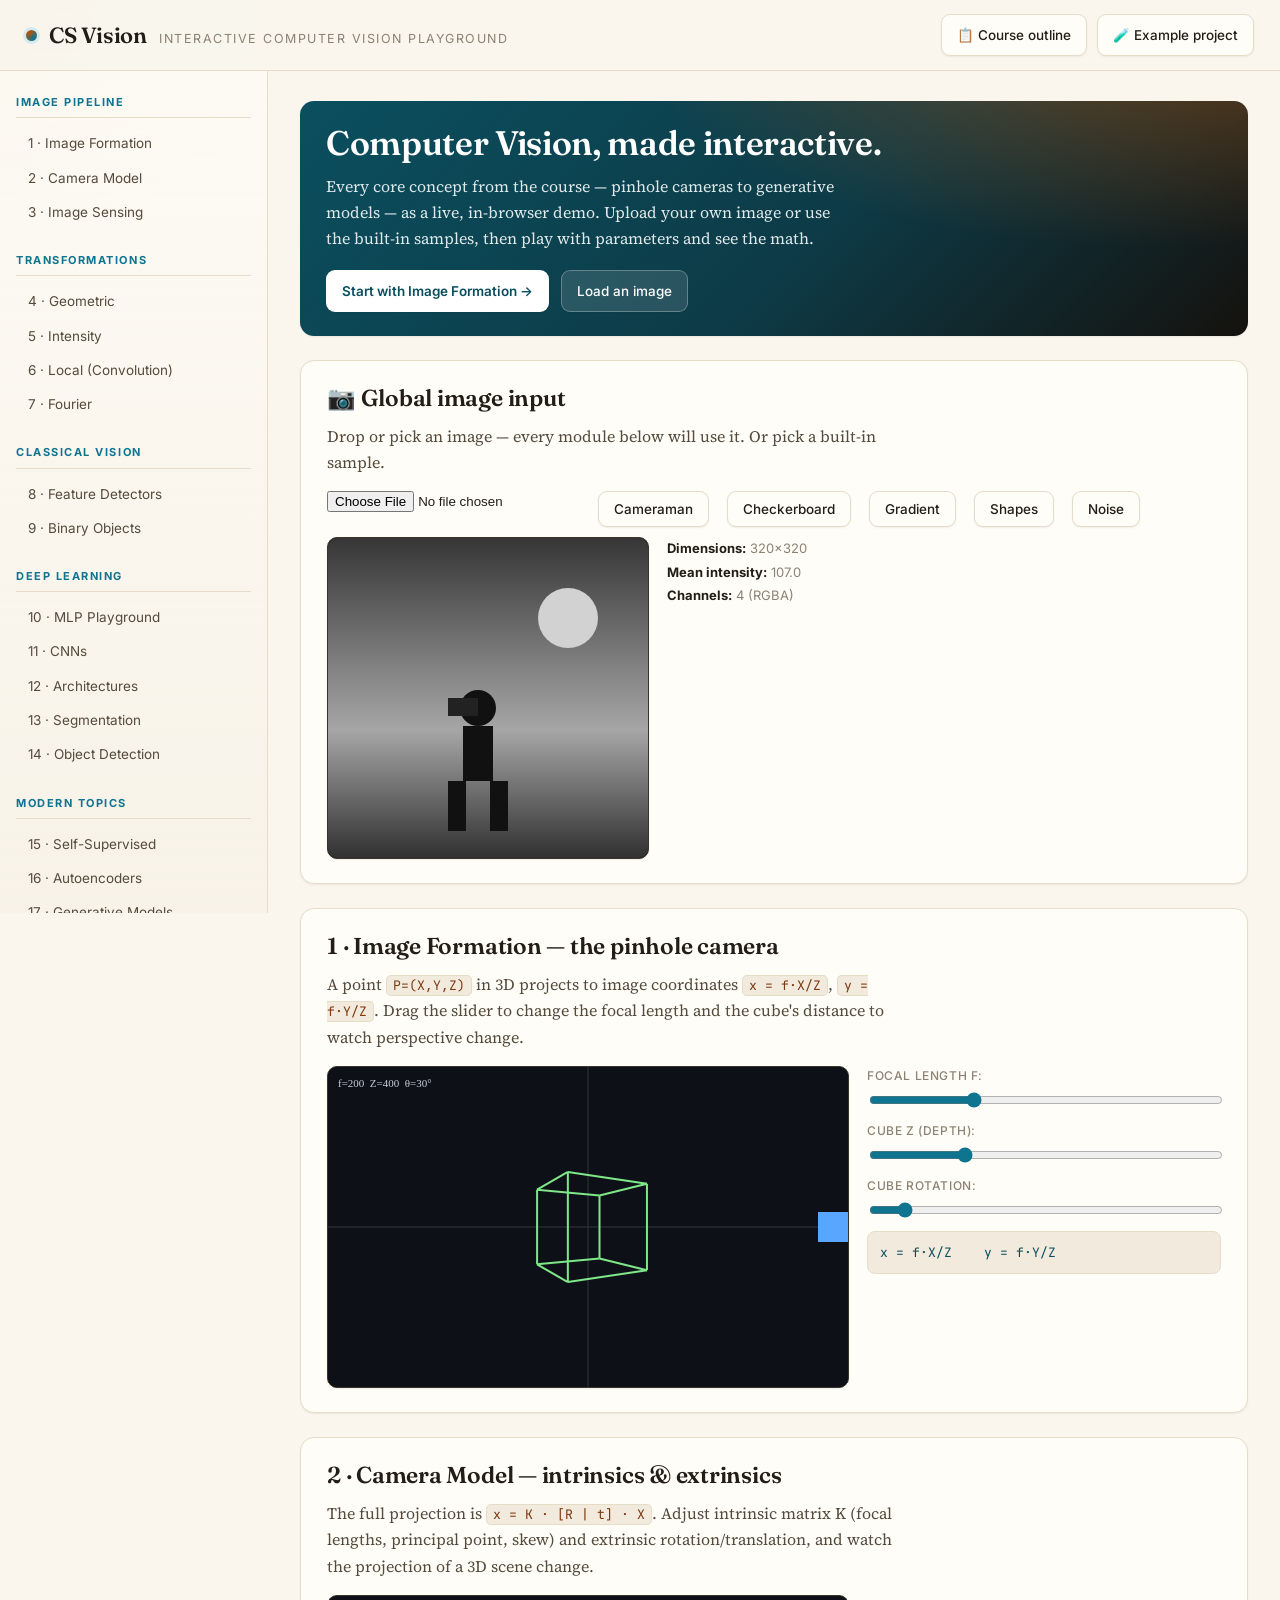
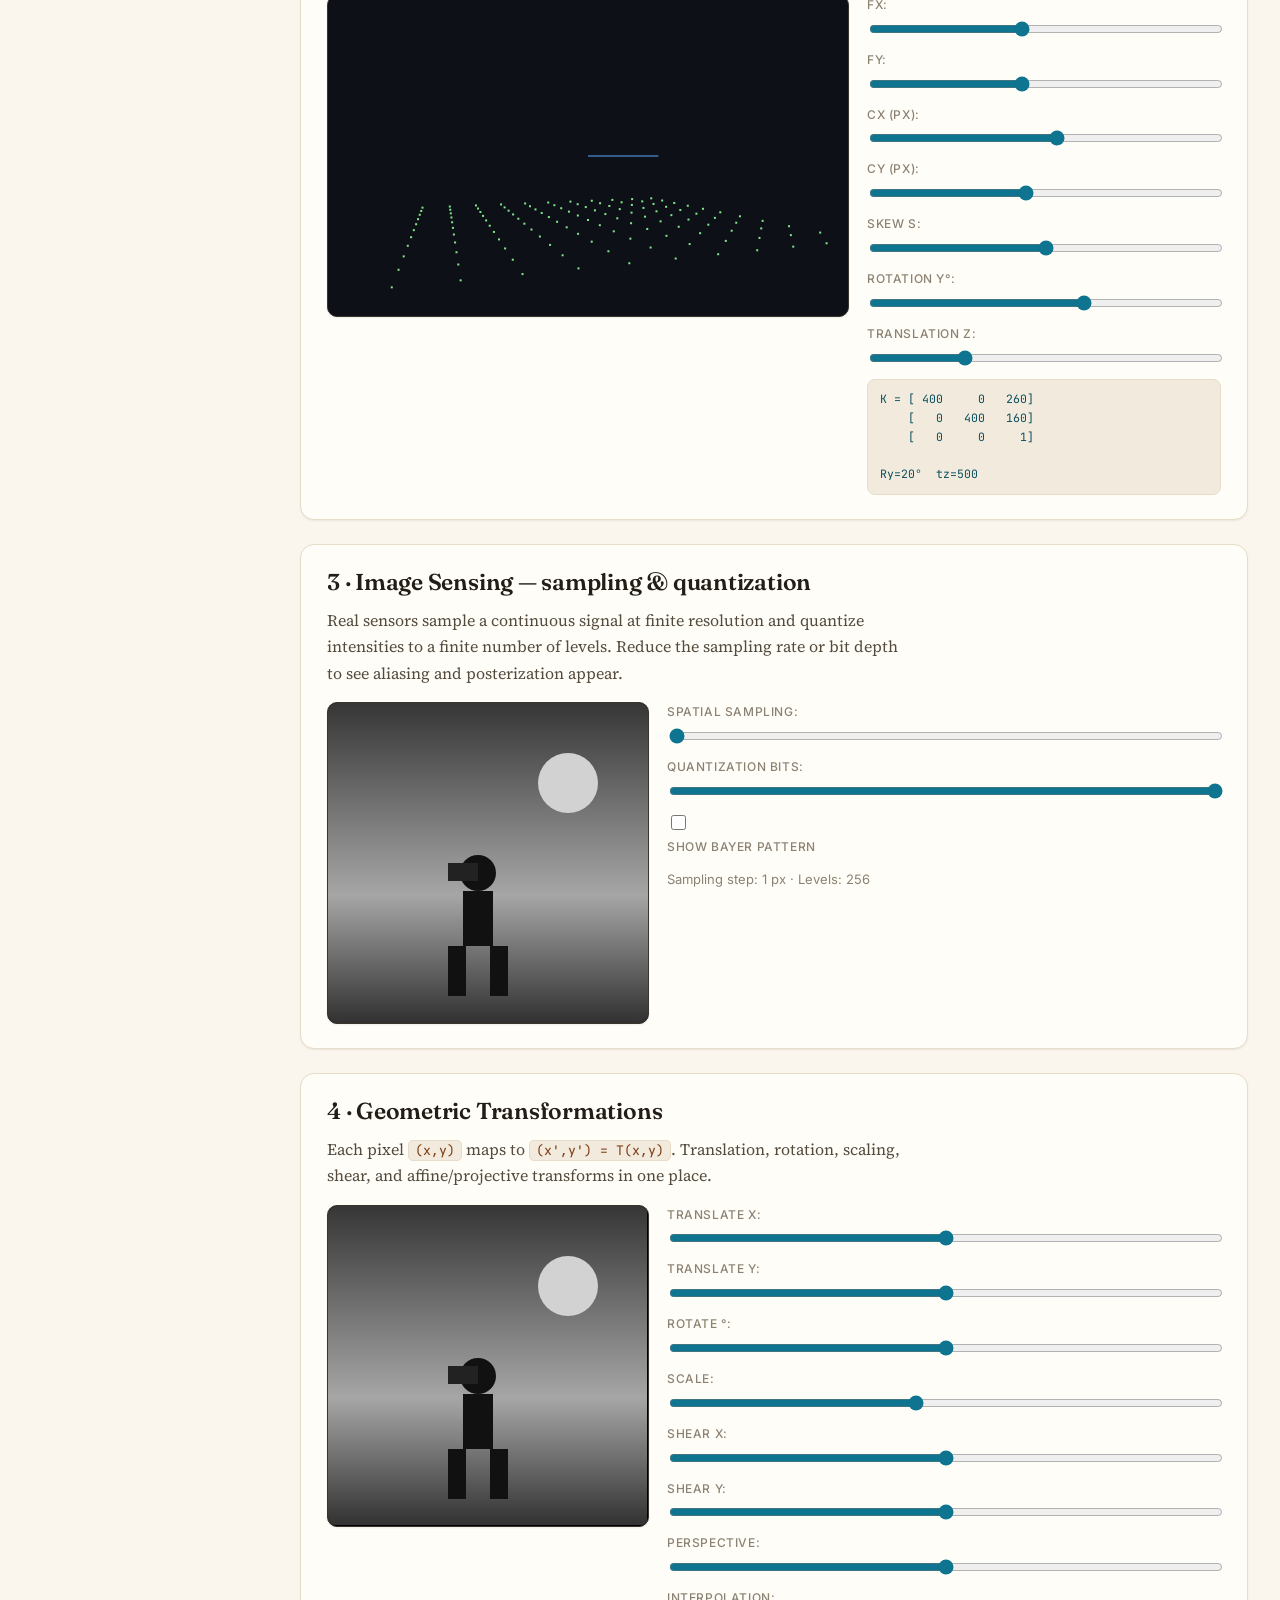
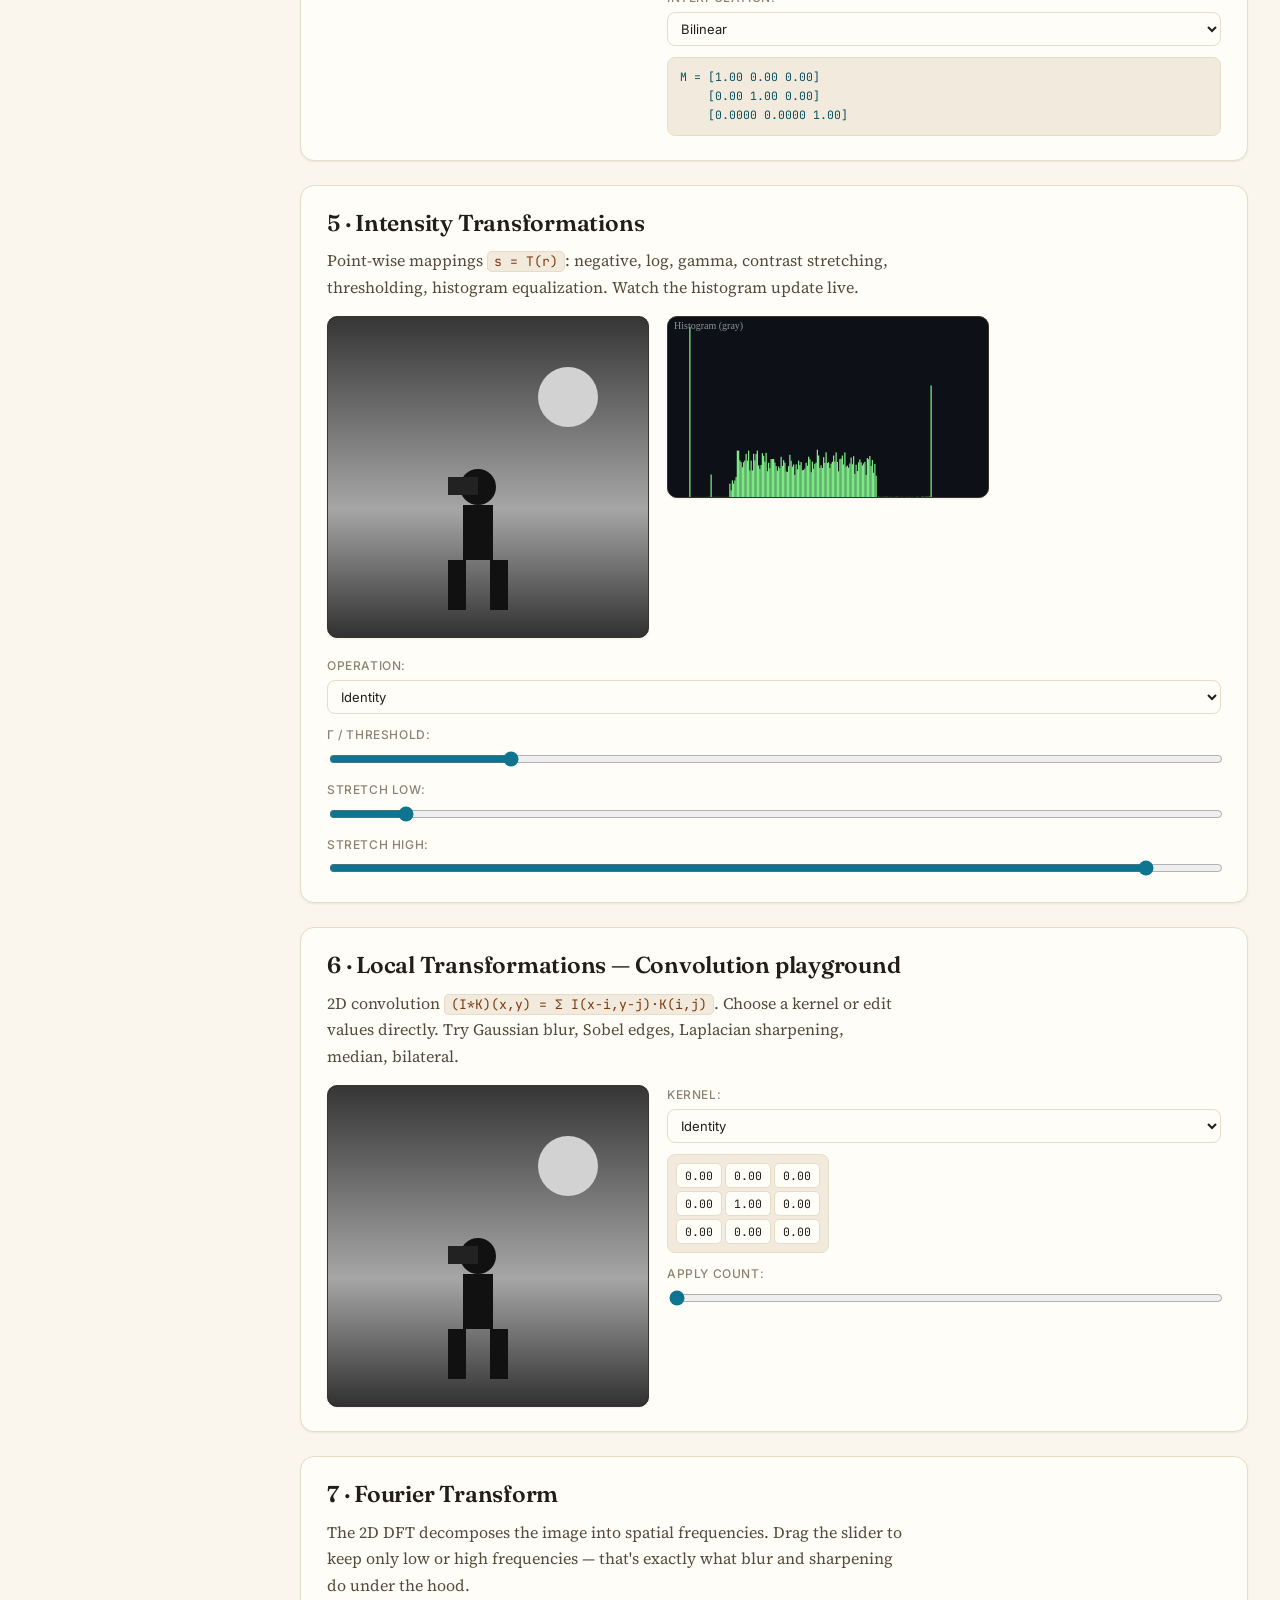
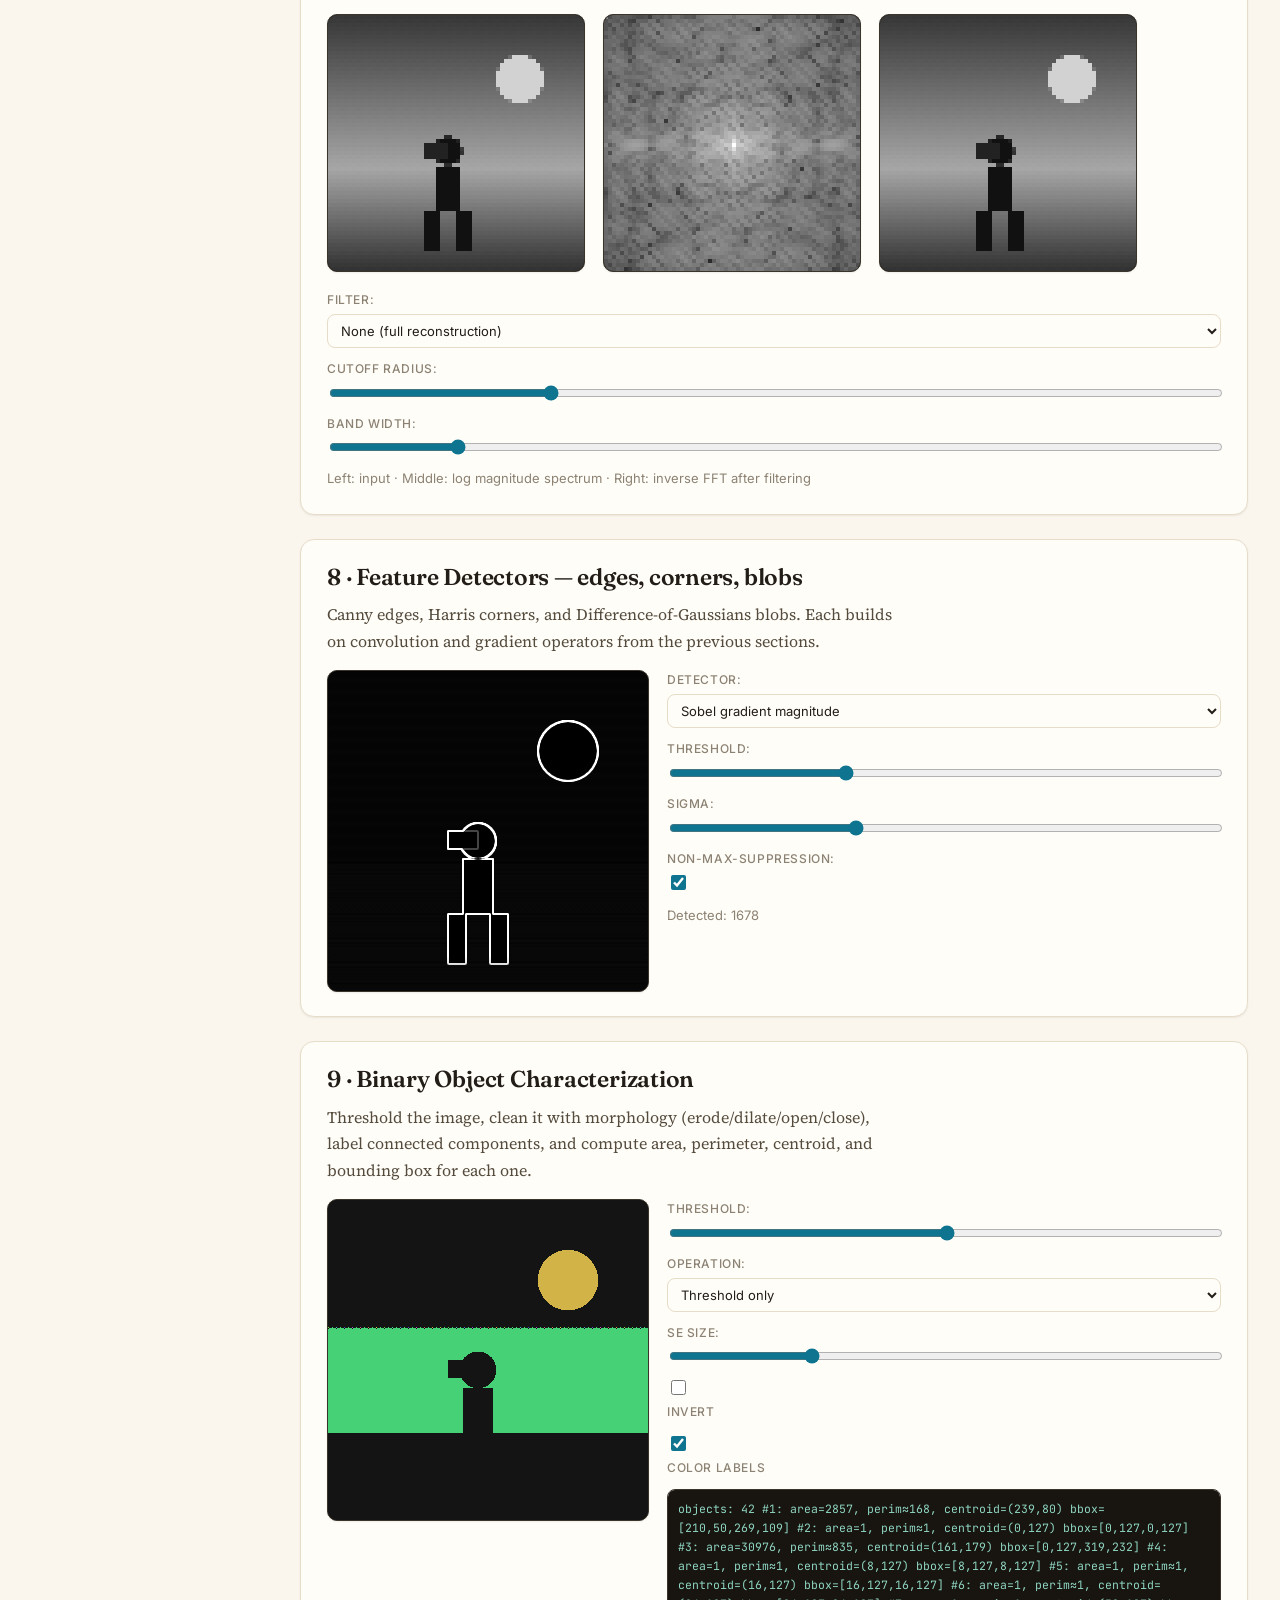
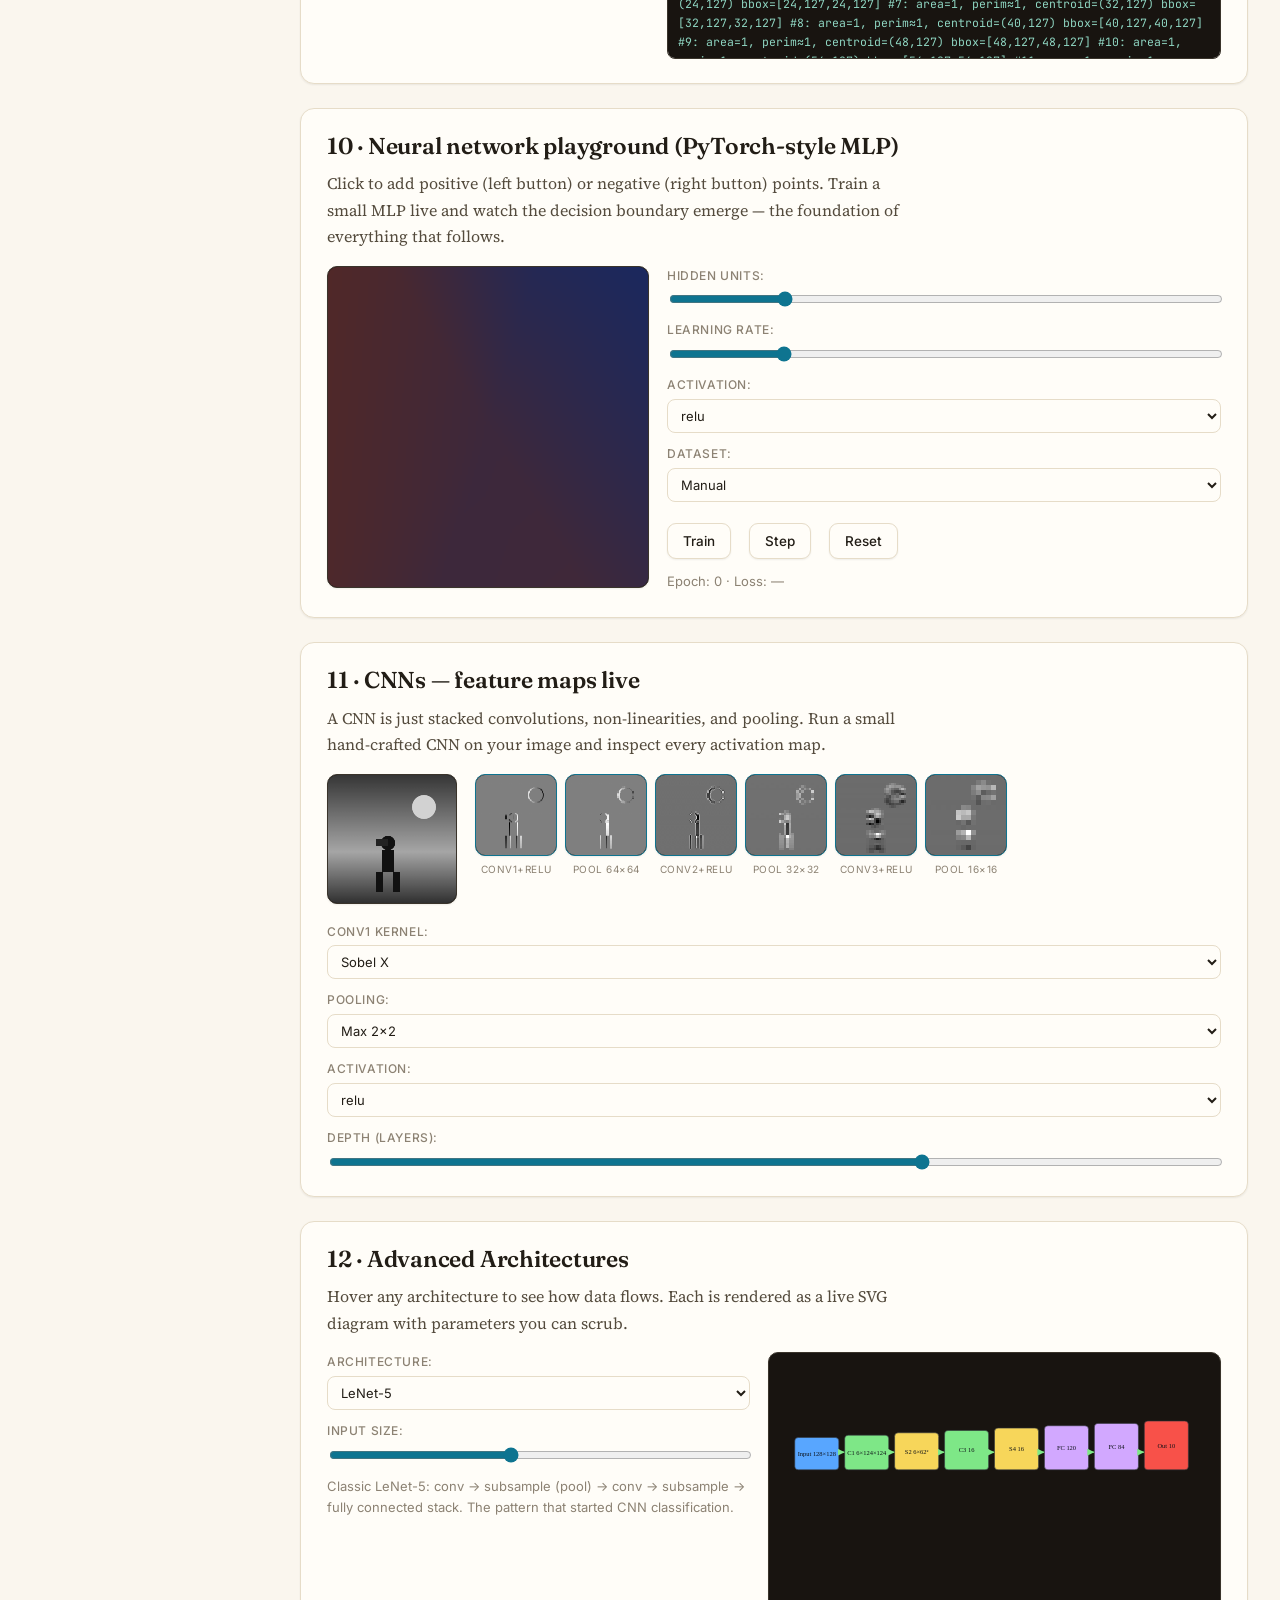
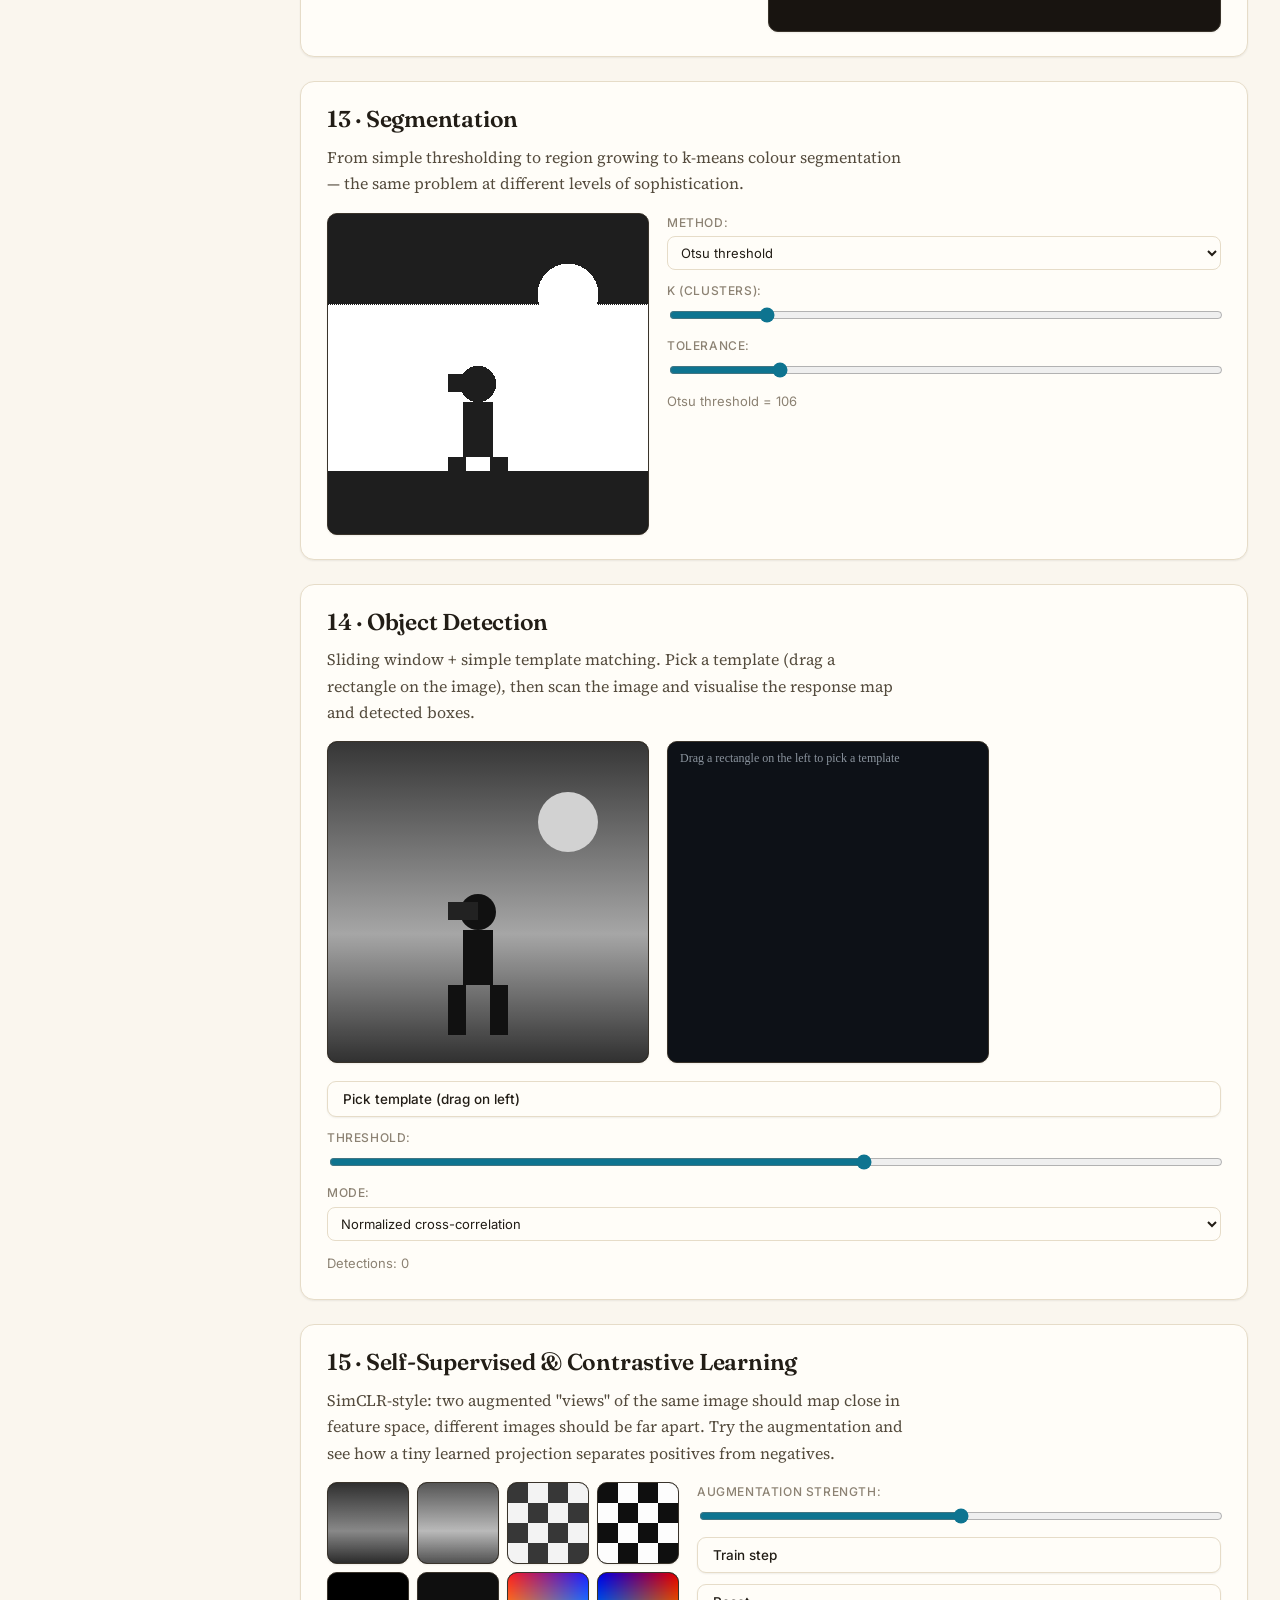
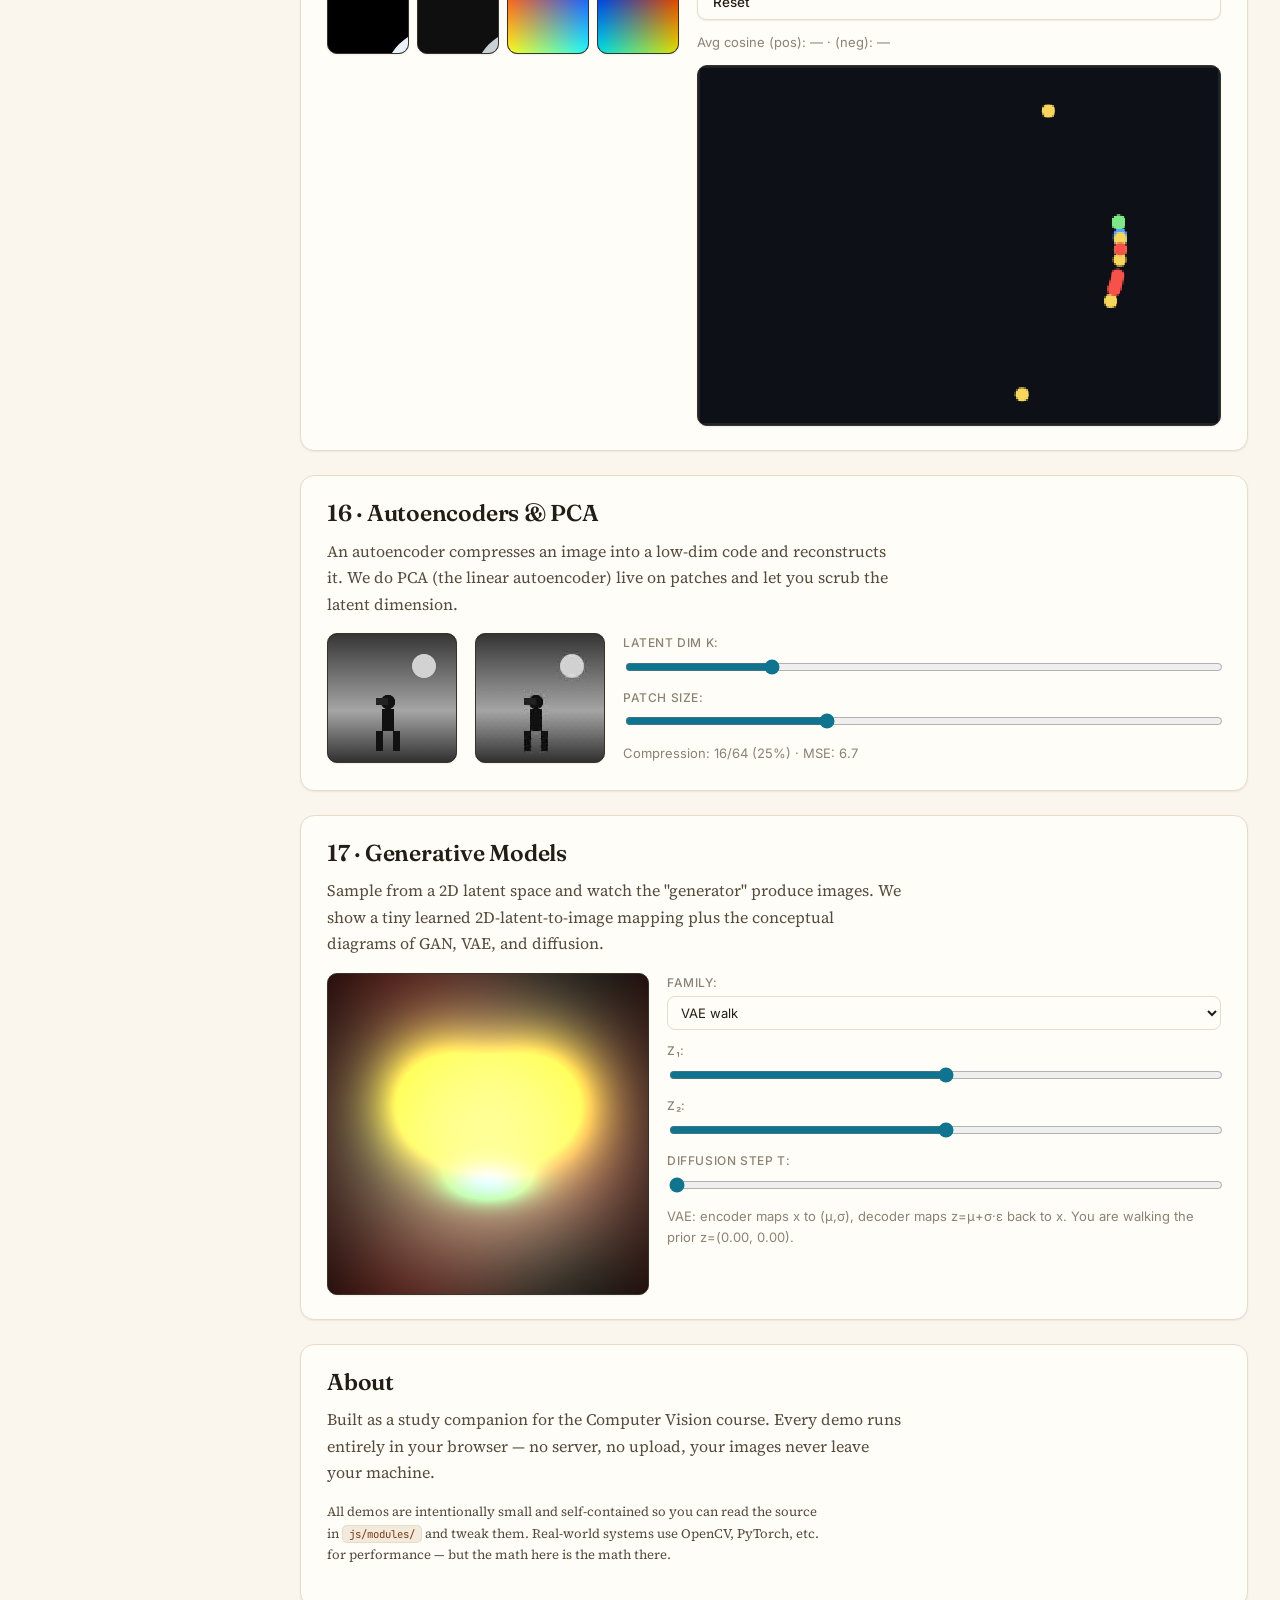
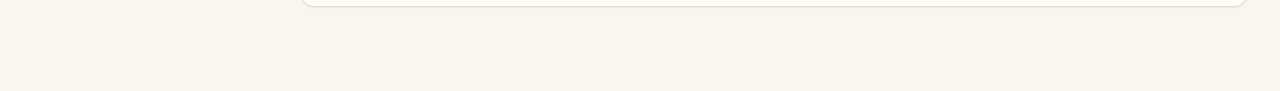
<file: index.html>
<!doctype html>
<html lang="en">
<head>
<meta charset="utf-8" />
<meta name="viewport" content="width=device-width,initial-scale=1" />
<title>CS Vision — Interactive Computer Vision</title>
<link rel="preconnect" href="https://fonts.googleapis.com" />
<link rel="preconnect" href="https://fonts.gstatic.com" crossorigin />
<link rel="stylesheet" href="https://fonts.googleapis.com/css2?family=Fraunces:opsz,wght@9..144,400;9..144,500;9..144,600;9..144,700&family=Source+Serif+4:opsz,wght@8..60,400;8..60,500;8..60,600&family=Inter:wght@400;500;600;700&family=JetBrains+Mono:wght@400;500&display=swap" />
<link rel="stylesheet" href="css/styles.css" />
</head>
<body>
<header class="topbar">
  <div class="brand">
    <span class="dot"></span>
    <h1>CS&nbsp;Vision</h1>
    <span class="sub">Interactive Computer Vision Playground</span>
  </div>
  <nav class="primary">
    <a class="btn" href="course.html">📋 Course outline</a>
    <a class="btn" href="./project.html">🧪 Example project</a>
    <button id="nav-toggle" aria-label="Toggle navigation">☰</button>
  </nav>
</header>

<main class="layout">
  <aside class="sidebar" id="sidebar">
    <div class="side-section">
      <h3>Image Pipeline</h3>
      <ul>
        <li><a href="#image-formation">1 · Image Formation</a></li>
        <li><a href="#camera-model">2 · Camera Model</a></li>
        <li><a href="#image-sensing">3 · Image Sensing</a></li>
      </ul>
    </div>
    <div class="side-section">
      <h3>Transformations</h3>
      <ul>
        <li><a href="#geometric">4 · Geometric</a></li>
        <li><a href="#intensity">5 · Intensity</a></li>
        <li><a href="#local">6 · Local (Convolution)</a></li>
        <li><a href="#fourier">7 · Fourier</a></li>
      </ul>
    </div>
    <div class="side-section">
      <h3>Classical Vision</h3>
      <ul>
        <li><a href="#features">8 · Feature Detectors</a></li>
        <li><a href="#binary">9 · Binary Objects</a></li>
      </ul>
    </div>
    <div class="side-section">
      <h3>Deep Learning</h3>
      <ul>
        <li><a href="#perceptron">10 · MLP Playground</a></li>
        <li><a href="#cnn">11 · CNNs</a></li>
        <li><a href="#architectures">12 · Architectures</a></li>
        <li><a href="#segmentation">13 · Segmentation</a></li>
        <li><a href="#detection">14 · Object Detection</a></li>
      </ul>
    </div>
    <div class="side-section">
      <h3>Modern Topics</h3>
      <ul>
        <li><a href="#ssl">15 · Self-Supervised</a></li>
        <li><a href="#autoencoder">16 · Autoencoders</a></li>
        <li><a href="#generative">17 · Generative Models</a></li>
      </ul>
    </div>
    <div class="side-section">
      <h3>Tools</h3>
      <ul>
        <li><a href="#image-input">📷 Image Input</a></li>
        <li><a href="#about">ℹ About</a></li>
      </ul>
    </div>
  </aside>

  <section class="content">

    <!-- HERO -->
    <section id="hero" class="card hero">
      <h2>Computer Vision, made interactive.</h2>
      <p>Every core concept from the course — pinhole cameras to generative models — as a live, in-browser demo. Upload your own image or use the built-in samples, then play with parameters and see the math.</p>
      <div class="hero-actions">
        <a class="btn primary" href="#image-formation">Start with Image Formation →</a>
        <a class="btn" href="#image-input">Load an image</a>
      </div>
    </section>

    <!-- GLOBAL IMAGE INPUT -->
    <section id="image-input" class="card">
      <h2>📷 Global image input</h2>
      <p class="muted">Drop or pick an image — every module below will use it. Or pick a built-in sample.</p>
      <div class="row">
        <input type="file" id="file-input" accept="image/*" />
        <button class="btn" data-sample="cameraman">Cameraman</button>
        <button class="btn" data-sample="checker">Checkerboard</button>
        <button class="btn" data-sample="gradient">Gradient</button>
        <button class="btn" data-sample="shapes">Shapes</button>
        <button class="btn" data-sample="noise">Noise</button>
      </div>
      <div class="row">
        <canvas id="global-canvas" width="320" height="320"></canvas>
        <div class="meta">
          <div><b>Dimensions:</b> <span id="img-dims">—</span></div>
          <div><b>Mean intensity:</b> <span id="img-mean">—</span></div>
          <div><b>Channels:</b> <span id="img-channels">—</span></div>
        </div>
      </div>
    </section>

    <!-- 1. IMAGE FORMATION -->
    <section id="image-formation" class="card">
      <h2>1 · Image Formation — the pinhole camera</h2>
      <p>A point <code>P=(X,Y,Z)</code> in 3D projects to image coordinates <code>x = f·X/Z</code>, <code>y = f·Y/Z</code>. Drag the slider to change the focal length and the cube's distance to watch perspective change.</p>
      <div class="row">
        <canvas id="pinhole-canvas" width="520" height="320"></canvas>
        <div class="controls">
          <label>Focal length f: <input type="range" id="pinhole-f" min="40" max="600" value="200" /></label>
          <label>Cube Z (depth): <input type="range" id="pinhole-z" min="120" max="1200" value="400" /></label>
          <label>Cube rotation: <input type="range" id="pinhole-rot" min="0" max="360" value="30" /></label>
          <div class="formula">x = f·X/Z &nbsp;&nbsp; y = f·Y/Z</div>
        </div>
      </div>
    </section>

    <!-- 2. CAMERA MODEL -->
    <section id="camera-model" class="card">
      <h2>2 · Camera Model — intrinsics & extrinsics</h2>
      <p>The full projection is <code>x = K · [R | t] · X</code>. Adjust intrinsic matrix K (focal lengths, principal point, skew) and extrinsic rotation/translation, and watch the projection of a 3D scene change.</p>
      <div class="row">
        <canvas id="camera-canvas" width="520" height="320"></canvas>
        <div class="controls">
          <label>fx: <input type="range" id="cam-fx" min="100" max="800" value="400"/></label>
          <label>fy: <input type="range" id="cam-fy" min="100" max="800" value="400"/></label>
          <label>cx (px): <input type="range" id="cam-cx" min="100" max="400" value="260"/></label>
          <label>cy (px): <input type="range" id="cam-cy" min="50" max="300" value="160"/></label>
          <label>Skew s: <input type="range" id="cam-s" min="-50" max="50" value="0"/></label>
          <label>Rotation Y°: <input type="range" id="cam-ry" min="-90" max="90" value="20"/></label>
          <label>Translation Z: <input type="range" id="cam-tz" min="150" max="1500" value="500"/></label>
          <div class="matrix" id="cam-matrix"></div>
        </div>
      </div>
    </section>

    <!-- 3. IMAGE SENSING -->
    <section id="image-sensing" class="card">
      <h2>3 · Image Sensing — sampling &amp; quantization</h2>
      <p>Real sensors sample a continuous signal at finite resolution and quantize intensities to a finite number of levels. Reduce the sampling rate or bit depth to see aliasing and posterization appear.</p>
      <div class="row">
        <canvas id="sensing-canvas" width="320" height="320"></canvas>
        <div class="controls">
          <label>Spatial sampling: <input type="range" id="sense-sample" min="1" max="32" value="1"/></label>
          <label>Quantization bits: <input type="range" id="sense-bits" min="1" max="8" value="8"/></label>
          <label><input type="checkbox" id="sense-bayer"/> Show Bayer pattern</label>
          <div class="meta">
            Sampling step: <span id="sense-step">1</span> px ·
            Levels: <span id="sense-levels">256</span>
          </div>
        </div>
      </div>
    </section>

    <!-- 4. GEOMETRIC TRANSFORMS -->
    <section id="geometric" class="card">
      <h2>4 · Geometric Transformations</h2>
      <p>Each pixel <code>(x,y)</code> maps to <code>(x',y') = T(x,y)</code>. Translation, rotation, scaling, shear, and affine/projective transforms in one place.</p>
      <div class="row">
        <canvas id="geom-canvas" width="320" height="320"></canvas>
        <div class="controls">
          <label>Translate X: <input type="range" id="g-tx" min="-100" max="100" value="0"/></label>
          <label>Translate Y: <input type="range" id="g-ty" min="-100" max="100" value="0"/></label>
          <label>Rotate °: <input type="range" id="g-rot" min="-180" max="180" value="0"/></label>
          <label>Scale: <input type="range" id="g-scale" min="20" max="200" value="100"/></label>
          <label>Shear X: <input type="range" id="g-shx" min="-50" max="50" value="0"/></label>
          <label>Shear Y: <input type="range" id="g-shy" min="-50" max="50" value="0"/></label>
          <label>Perspective: <input type="range" id="g-persp" min="-50" max="50" value="0"/></label>
          <label>Interpolation:
            <select id="g-interp"><option value="nn">Nearest</option><option value="bilinear" selected>Bilinear</option></select>
          </label>
          <div class="matrix" id="g-matrix"></div>
        </div>
      </div>
    </section>

    <!-- 5. INTENSITY TRANSFORMS -->
    <section id="intensity" class="card">
      <h2>5 · Intensity Transformations</h2>
      <p>Point-wise mappings <code>s = T(r)</code>: negative, log, gamma, contrast stretching, thresholding, histogram equalization. Watch the histogram update live.</p>
      <div class="row">
        <canvas id="intensity-canvas" width="320" height="320"></canvas>
        <canvas id="intensity-hist" width="320" height="180"></canvas>
        <div class="controls">
          <label>Operation:
            <select id="i-op">
              <option value="identity">Identity</option>
              <option value="negative">Negative</option>
              <option value="log">Log</option>
              <option value="gamma">Gamma</option>
              <option value="stretch">Contrast Stretch</option>
              <option value="threshold">Threshold</option>
              <option value="equalize">Histogram Equalize</option>
            </select>
          </label>
          <label>γ / threshold: <input type="range" id="i-param" min="1" max="500" value="100"/></label>
          <label>Stretch low: <input type="range" id="i-lo" min="0" max="255" value="20"/></label>
          <label>Stretch high: <input type="range" id="i-hi" min="0" max="255" value="235"/></label>
        </div>
      </div>
    </section>

    <!-- 6. LOCAL TRANSFORMS / CONVOLUTION -->
    <section id="local" class="card">
      <h2>6 · Local Transformations — Convolution playground</h2>
      <p>2D convolution <code>(I*K)(x,y) = Σ I(x-i,y-j)·K(i,j)</code>. Choose a kernel or edit values directly. Try Gaussian blur, Sobel edges, Laplacian sharpening, median, bilateral.</p>
      <div class="row">
        <canvas id="conv-canvas" width="320" height="320"></canvas>
        <div class="controls">
          <label>Kernel:
            <select id="k-preset">
              <option value="identity">Identity</option>
              <option value="boxblur">Box blur 3×3</option>
              <option value="gauss3">Gaussian 3×3</option>
              <option value="gauss5">Gaussian 5×5</option>
              <option value="sobelx">Sobel X</option>
              <option value="sobely">Sobel Y</option>
              <option value="sobelmag">Sobel |∇|</option>
              <option value="laplacian">Laplacian</option>
              <option value="sharpen">Sharpen</option>
              <option value="emboss">Emboss</option>
              <option value="median">Median 3×3</option>
              <option value="custom">Custom (edit)</option>
            </select>
          </label>
          <div id="kernel-grid" class="kernel"></div>
          <label>Apply count: <input type="range" id="k-iter" min="1" max="6" value="1"/></label>
        </div>
      </div>
    </section>

    <!-- 7. FOURIER -->
    <section id="fourier" class="card">
      <h2>7 · Fourier Transform</h2>
      <p>The 2D DFT decomposes the image into spatial frequencies. Drag the slider to keep only low or high frequencies — that's exactly what blur and sharpening do under the hood.</p>
      <div class="row">
        <canvas id="ft-img" width="256" height="256"></canvas>
        <canvas id="ft-spec" width="256" height="256"></canvas>
        <canvas id="ft-recon" width="256" height="256"></canvas>
        <div class="controls">
          <label>Filter:
            <select id="ft-mode">
              <option value="none">None (full reconstruction)</option>
              <option value="low">Ideal low-pass</option>
              <option value="high">Ideal high-pass</option>
              <option value="bandpass">Band-pass</option>
              <option value="gaussLow">Gaussian low-pass</option>
            </select>
          </label>
          <label>Cutoff radius: <input type="range" id="ft-r" min="1" max="120" value="30"/></label>
          <label>Band width: <input type="range" id="ft-bw" min="2" max="60" value="10"/></label>
          <div class="muted small">Left: input · Middle: log magnitude spectrum · Right: inverse FFT after filtering</div>
        </div>
      </div>
    </section>

    <!-- 8. FEATURE DETECTORS -->
    <section id="features" class="card">
      <h2>8 · Feature Detectors — edges, corners, blobs</h2>
      <p>Canny edges, Harris corners, and Difference-of-Gaussians blobs. Each builds on convolution and gradient operators from the previous sections.</p>
      <div class="row">
        <canvas id="feat-canvas" width="320" height="320"></canvas>
        <div class="controls">
          <label>Detector:
            <select id="feat-mode">
              <option value="sobel">Sobel gradient magnitude</option>
              <option value="canny">Canny edges (simplified)</option>
              <option value="harris">Harris corners</option>
              <option value="dog">DoG blob detector</option>
            </select>
          </label>
          <label>Threshold: <input type="range" id="feat-thresh" min="0" max="255" value="80"/></label>
          <label>Sigma: <input type="range" id="feat-sigma" min="1" max="40" value="14"/></label>
          <label>Non-max-suppression: <input type="checkbox" id="feat-nms" checked/></label>
          <div class="meta">Detected: <span id="feat-count">0</span></div>
        </div>
      </div>
    </section>

    <!-- 9. BINARY OBJECTS -->
    <section id="binary" class="card">
      <h2>9 · Binary Object Characterization</h2>
      <p>Threshold the image, clean it with morphology (erode/dilate/open/close), label connected components, and compute area, perimeter, centroid, and bounding box for each one.</p>
      <div class="row">
        <canvas id="bin-canvas" width="320" height="320"></canvas>
        <div class="controls">
          <label>Threshold: <input type="range" id="bin-thresh" min="0" max="255" value="128"/></label>
          <label>Operation:
            <select id="bin-morph">
              <option value="none">Threshold only</option>
              <option value="erode">Erode</option>
              <option value="dilate">Dilate</option>
              <option value="open">Open</option>
              <option value="close">Close</option>
            </select>
          </label>
          <label>SE size: <input type="range" id="bin-se" min="1" max="9" step="2" value="3"/></label>
          <label><input type="checkbox" id="bin-invert"/> Invert</label>
          <label><input type="checkbox" id="bin-label" checked/> Color labels</label>
          <div id="bin-stats" class="stats"></div>
        </div>
      </div>
    </section>

    <!-- 10. PERCEPTRON / MLP -->
    <section id="perceptron" class="card">
      <h2>10 · Neural network playground (PyTorch-style MLP)</h2>
      <p>Click to add positive (left button) or negative (right button) points. Train a small MLP live and watch the decision boundary emerge — the foundation of everything that follows.</p>
      <div class="row">
        <canvas id="mlp-canvas" width="320" height="320"></canvas>
        <div class="controls">
          <label>Hidden units: <input type="range" id="mlp-h" min="2" max="32" value="8"/></label>
          <label>Learning rate: <input type="range" id="mlp-lr" min="1" max="500" value="100"/></label>
          <label>Activation:
            <select id="mlp-act">
              <option>relu</option><option>tanh</option><option>sigmoid</option>
            </select>
          </label>
          <label>Dataset:
            <select id="mlp-data">
              <option value="manual">Manual</option>
              <option value="moons">Two moons</option>
              <option value="xor">XOR</option>
              <option value="circles">Circles</option>
            </select>
          </label>
          <div class="row">
            <button class="btn" id="mlp-train">Train</button>
            <button class="btn" id="mlp-step">Step</button>
            <button class="btn" id="mlp-reset">Reset</button>
          </div>
          <div class="meta">Epoch: <span id="mlp-epoch">0</span> · Loss: <span id="mlp-loss">—</span></div>
        </div>
      </div>
    </section>

    <!-- 11. CNN -->
    <section id="cnn" class="card">
      <h2>11 · CNNs — feature maps live</h2>
      <p>A CNN is just stacked convolutions, non-linearities, and pooling. Run a small hand-crafted CNN on your image and inspect every activation map.</p>
      <div class="row">
        <canvas id="cnn-input" width="160" height="160"></canvas>
        <div id="cnn-stack" class="cnn-stack"></div>
        <div class="controls">
          <label>Conv1 kernel:
            <select id="cnn-k1">
              <option value="sobelx">Sobel X</option>
              <option value="sobely">Sobel Y</option>
              <option value="gauss3">Gaussian</option>
              <option value="laplacian">Laplacian</option>
              <option value="edge">Edge</option>
            </select>
          </label>
          <label>Pooling:
            <select id="cnn-pool">
              <option value="max">Max 2×2</option>
              <option value="avg">Avg 2×2</option>
            </select>
          </label>
          <label>Activation:
            <select id="cnn-act"><option>relu</option><option>tanh</option><option>none</option></select>
          </label>
          <label>Depth (layers): <input type="range" id="cnn-depth" min="1" max="4" value="3"/></label>
        </div>
      </div>
    </section>

    <!-- 12. ARCHITECTURES -->
    <section id="architectures" class="card">
      <h2>12 · Advanced Architectures</h2>
      <p>Hover any architecture to see how data flows. Each is rendered as a live SVG diagram with parameters you can scrub.</p>
      <div class="row">
        <div class="controls">
          <label>Architecture:
            <select id="arch-pick">
              <option value="lenet">LeNet-5</option>
              <option value="vgg">VGG block</option>
              <option value="resnet">ResNet block (residual)</option>
              <option value="unet">U-Net</option>
              <option value="transformer">Vision Transformer</option>
            </select>
          </label>
          <label>Input size: <input type="range" id="arch-size" min="32" max="256" step="32" value="128"/></label>
          <div id="arch-info" class="muted small"></div>
        </div>
        <div id="arch-diagram" class="diagram"></div>
      </div>
    </section>

    <!-- 13. SEGMENTATION -->
    <section id="segmentation" class="card">
      <h2>13 · Segmentation</h2>
      <p>From simple thresholding to region growing to k-means colour segmentation — the same problem at different levels of sophistication.</p>
      <div class="row">
        <canvas id="seg-canvas" width="320" height="320"></canvas>
        <div class="controls">
          <label>Method:
            <select id="seg-mode">
              <option value="thresh">Otsu threshold</option>
              <option value="kmeans">k-means colour</option>
              <option value="region">Region growing (click seed)</option>
              <option value="edge">Edge-based</option>
            </select>
          </label>
          <label>k (clusters): <input type="range" id="seg-k" min="2" max="8" value="3"/></label>
          <label>Tolerance: <input type="range" id="seg-tol" min="1" max="100" value="20"/></label>
          <div class="muted small" id="seg-info"></div>
        </div>
      </div>
    </section>

    <!-- 14. DETECTION -->
    <section id="detection" class="card">
      <h2>14 · Object Detection</h2>
      <p>Sliding window + simple template matching. Pick a template (drag a rectangle on the image), then scan the image and visualise the response map and detected boxes.</p>
      <div class="row">
        <canvas id="det-canvas" width="320" height="320"></canvas>
        <canvas id="det-heat" width="320" height="320"></canvas>
        <div class="controls">
          <button class="btn" id="det-pick">Pick template (drag on left)</button>
          <label>Threshold: <input type="range" id="det-thresh" min="50" max="100" value="80"/></label>
          <label>Mode:
            <select id="det-mode">
              <option value="ncc">Normalized cross-correlation</option>
              <option value="ssd">Sum of squared diff (inverted)</option>
            </select>
          </label>
          <div class="meta">Detections: <span id="det-count">0</span></div>
        </div>
      </div>
    </section>

    <!-- 15. SELF-SUPERVISED -->
    <section id="ssl" class="card">
      <h2>15 · Self-Supervised &amp; Contrastive Learning</h2>
      <p>SimCLR-style: two augmented "views" of the same image should map close in feature space, different images should be far apart. Try the augmentation and see how a tiny learned projection separates positives from negatives.</p>
      <div class="row">
        <div id="ssl-views" class="ssl-views"></div>
        <div class="controls">
          <label>Augmentation strength: <input type="range" id="ssl-aug" min="0" max="100" value="50"/></label>
          <button class="btn" id="ssl-step">Train step</button>
          <button class="btn" id="ssl-reset">Reset</button>
          <div class="meta">Avg cosine (pos): <span id="ssl-pos">—</span> · (neg): <span id="ssl-neg">—</span></div>
          <canvas id="ssl-embed" width="320" height="220"></canvas>
        </div>
      </div>
    </section>

    <!-- 16. AUTOENCODERS -->
    <section id="autoencoder" class="card">
      <h2>16 · Autoencoders &amp; PCA</h2>
      <p>An autoencoder compresses an image into a low-dim code and reconstructs it. We do PCA (the linear autoencoder) live on patches and let you scrub the latent dimension.</p>
      <div class="row">
        <canvas id="ae-input" width="200" height="200"></canvas>
        <canvas id="ae-recon" width="200" height="200"></canvas>
        <div class="controls">
          <label>Latent dim k: <input type="range" id="ae-k" min="1" max="64" value="16"/></label>
          <label>Patch size: <input type="range" id="ae-patch" min="4" max="16" step="2" value="8"/></label>
          <div class="meta">Compression: <span id="ae-ratio">—</span> · MSE: <span id="ae-mse">—</span></div>
        </div>
      </div>
    </section>

    <!-- 17. GENERATIVE -->
    <section id="generative" class="card">
      <h2>17 · Generative Models</h2>
      <p>Sample from a 2D latent space and watch the "generator" produce images. We show a tiny learned 2D-latent-to-image mapping plus the conceptual diagrams of GAN, VAE, and diffusion.</p>
      <div class="row">
        <canvas id="gen-canvas" width="320" height="320"></canvas>
        <div class="controls">
          <label>Family:
            <select id="gen-mode">
              <option value="vae">VAE walk</option>
              <option value="gan">GAN walk</option>
              <option value="diff">Diffusion noising</option>
            </select>
          </label>
          <label>z₁: <input type="range" id="gen-z1" min="-100" max="100" value="0"/></label>
          <label>z₂: <input type="range" id="gen-z2" min="-100" max="100" value="0"/></label>
          <label>Diffusion step t: <input type="range" id="gen-t" min="0" max="100" value="0"/></label>
          <div class="muted small" id="gen-info"></div>
        </div>
      </div>
    </section>

    <section id="about" class="card">
      <h2>About</h2>
      <p>Built as a study companion for the Computer Vision course. Every demo runs entirely in your browser — no server, no upload, your images never leave your machine.</p>
      <p class="muted small">All demos are intentionally small and self-contained so you can read the source in <code>js/modules/</code> and tweak them. Real-world systems use OpenCV, PyTorch, etc. for performance — but the math here is the math there.</p>
    </section>

  </section>
</main>

<script src="js/app.js"></script>
<script src="js/modules/image-formation.js"></script>
<script src="js/modules/camera-model.js"></script>
<script src="js/modules/image-sensing.js"></script>
<script src="js/modules/geometric.js"></script>
<script src="js/modules/intensity.js"></script>
<script src="js/modules/local.js"></script>
<script src="js/modules/fourier.js"></script>
<script src="js/modules/features.js"></script>
<script src="js/modules/binary.js"></script>
<script src="js/modules/perceptron.js"></script>
<script src="js/modules/cnn.js"></script>
<script src="js/modules/architectures.js"></script>
<script src="js/modules/segmentation.js"></script>
<script src="js/modules/detection.js"></script>
<script src="js/modules/ssl.js"></script>
<script src="js/modules/autoencoder.js"></script>
<script src="js/modules/generative.js"></script>
<script src="js/boot.js"></script>
</body>
</html>
</file>
<file: css/styles.css>
/* ============================================================
   CS Vision — Editorial / Academic design system
   A warm-paper, serif-display, scholarly theme. The single
   source of truth for the playground (index.html); course.html
   and project.html reuse these variables + idioms.

   To re-skin for another course, change --accent / --accent-deep
   / --gold below — everything else follows.
   ============================================================ */

:root{
  /* ---- paper & ink ---- */
  --paper:#faf6ee;        /* page background (warm cream)      */
  --paper-tint:#f3ecdd;   /* faint section wash                */
  --panel:#fffdf8;        /* cards / raised surfaces           */
  --panel2:#f2ebdd;       /* chips, inputs, inset blocks       */
  --ink:#221d16;          /* primary text (warm near-black)    */
  --text:#221d16;         /* alias used by inline styles       */
  --ink-soft:#544b3d;     /* secondary prose                   */
  --muted:#8c8273;        /* captions, meta                    */
  --rule:#e6dcc8;         /* hairline borders                  */
  --border:#e6dcc8;       /* alias                             */

  /* ---- accents (re-skin here) ---- */
  --accent:#0e7490;       /* primary: links, focus, headings   */
  --accent-deep:#0b4f5f;  /* darker variant                    */
  --accent-soft:#d4ebf0;  /* tinted accent background          */
  --accent2:#b45309;      /* secondary: amber/ochre highlight  */
  --gold:#b45309;
  --danger:#b3261e;

  /* ---- figure "plates" (dark framed canvases) ---- */
  --plate:#181410;
  --plate-rule:#3a342b;

  /* ---- module colour-coding (7 thematic modules) ---- */
  --m1:#0e7490; --m2:#7c3aed; --m3:#b45309; --m4:#be185d;
  --m5:#047857; --m6:#1d4ed8; --m7:#9a3412;

  /* ---- elevation ---- */
  --shadow-sm:0 1px 2px rgba(34,29,22,.07);
  --shadow:0 2px 4px rgba(34,29,22,.05), 0 14px 30px -18px rgba(34,29,22,.30);
  --shadow-lg:0 8px 18px -6px rgba(34,29,22,.18), 0 30px 60px -30px rgba(34,29,22,.40);

  /* ---- type ---- */
  --font-display:'Fraunces',Georgia,'Times New Roman',serif;
  --font-serif:'Source Serif 4',Georgia,serif;
  --font-sans:'Inter',-apple-system,BlinkMacSystemFont,'Segoe UI',Roboto,sans-serif;
  --font-mono:'JetBrains Mono',ui-monospace,Consolas,Menlo,monospace;
}

*{box-sizing:border-box}
html{scroll-behavior:smooth}
html,body{margin:0;padding:0}
body{
  background:
    radial-gradient(1200px 600px at 100% -10%, #fff8ea 0%, rgba(255,248,234,0) 55%),
    radial-gradient(900px 500px at -10% 0%, #f6efe0 0%, rgba(246,239,224,0) 50%),
    var(--paper);
  color:var(--ink);
  font:400 16px/1.65 var(--font-serif);
  -webkit-font-smoothing:antialiased;
  text-rendering:optimizeLegibility;
}
a{color:var(--accent);text-decoration:none;transition:color .15s}
a:hover{color:var(--accent-deep);text-decoration:underline;text-underline-offset:2px}
code{background:var(--panel2);padding:1px 6px;border-radius:5px;
  font-family:var(--font-mono);font-size:.85em;color:#7c3a12;border:1px solid var(--rule)}
.muted{color:var(--muted)}
.small{font-size:13px}
::selection{background:var(--accent-soft);color:var(--accent-deep)}

/* ---------------- top bar ---------------- */
.topbar{display:flex;align-items:center;justify-content:space-between;
  padding:14px 26px;border-bottom:1px solid var(--rule);
  background:rgba(250,246,238,.85);backdrop-filter:blur(10px);
  position:sticky;top:0;z-index:30}
.brand{display:flex;gap:12px;align-items:baseline}
.brand h1{margin:0;font-family:var(--font-display);font-weight:600;
  font-size:22px;letter-spacing:-.01em;color:var(--ink)}
.brand .sub{color:var(--muted);font-size:12.5px;font-family:var(--font-sans);
  text-transform:uppercase;letter-spacing:.12em}
.brand .dot{width:11px;height:11px;border-radius:50%;align-self:center;
  background:conic-gradient(from 140deg,var(--accent),var(--gold),var(--accent));
  box-shadow:0 0 0 3px var(--accent-soft)}
.primary{display:flex;gap:10px;align-items:center}
#nav-toggle{display:none;background:transparent;color:var(--ink);
  border:1px solid var(--rule);padding:7px 11px;border-radius:8px;cursor:pointer;
  font-size:16px}

/* ---------------- layout ---------------- */
.layout{display:grid;grid-template-columns:268px 1fr;
  min-height:calc(100vh - 58px)}
.sidebar{border-right:1px solid var(--rule);padding:22px 16px;
  background:linear-gradient(180deg,rgba(255,253,248,.6),rgba(243,236,221,.35));
  position:sticky;top:58px;align-self:start;
  height:calc(100vh - 58px);overflow-y:auto;font-family:var(--font-sans)}
.side-section{margin-bottom:22px}
.side-section h3{margin:0 0 8px;color:var(--accent);font-size:11px;
  font-weight:700;text-transform:uppercase;letter-spacing:.14em;
  padding-bottom:6px;border-bottom:1px solid var(--rule)}
.side-section ul{margin:0;padding:0;list-style:none}
.side-section li a{display:block;padding:6px 10px;border-radius:7px;
  color:var(--ink-soft);font-size:13.5px;border-left:2px solid transparent;
  transition:all .15s}
.side-section li a:hover{background:var(--panel);color:var(--accent-deep);
  border-left-color:var(--accent);text-decoration:none;transform:translateX(2px)}

/* ---------------- content & cards ---------------- */
.content{padding:30px 32px 60px;max-width:1140px;margin:0 auto;width:100%}
.card{position:relative;background:var(--panel);border:1px solid var(--rule);
  border-radius:14px;padding:24px 26px;margin-bottom:24px;
  scroll-margin-top:78px;box-shadow:var(--shadow-sm);transition:box-shadow .2s,transform .2s}
.card:hover{box-shadow:var(--shadow)}
.card::before{content:"";position:absolute;left:0;top:22px;bottom:22px;width:3px;
  border-radius:3px;background:linear-gradient(var(--accent),var(--gold));opacity:.0;
  transition:opacity .2s}
.card:hover::before{opacity:.9}
.card h2{margin:0 0 10px;font-family:var(--font-display);font-weight:600;
  font-size:23px;letter-spacing:-.01em;color:var(--ink);line-height:1.2}
.card > p{margin:8px 0 16px;color:var(--ink-soft);max-width:72ch}
.card p code{font-size:.82em}

/* hero (playground) */
.hero{color:#f6efe0;border:none;overflow:hidden;
  background:
    radial-gradient(900px 400px at 90% -40%, rgba(180,83,9,.55), transparent 60%),
    linear-gradient(135deg,var(--accent-deep) 0%, #0d3b47 55%, #15120e 100%)}
.hero::before{display:none}
.hero h2{color:#fff;font-size:34px;line-height:1.1}
.hero p{color:#dfe9ea;max-width:64ch}
.hero-actions{display:flex;gap:12px;margin-top:18px;flex-wrap:wrap}

/* ---------------- buttons ---------------- */
.btn{background:var(--panel);color:var(--ink);border:1px solid var(--rule);
  padding:9px 15px;border-radius:9px;cursor:pointer;font-size:13.5px;
  font-family:var(--font-sans);font-weight:500;transition:all .15s;
  display:inline-flex;align-items:center;gap:6px;box-shadow:var(--shadow-sm)}
.btn:hover{border-color:var(--accent);color:var(--accent-deep);
  transform:translateY(-1px);text-decoration:none}
.btn.primary{background:linear-gradient(135deg,var(--accent),var(--accent-deep));
  color:#fff;border:none;font-weight:600}
.btn.primary:hover{filter:brightness(1.08);color:#fff;
  box-shadow:0 8px 18px -8px var(--accent)}
.hero .btn{background:rgba(255,255,255,.12);color:#fff;border:1px solid rgba(255,255,255,.28);
  backdrop-filter:blur(4px)}
.hero .btn.primary{background:#fff;color:var(--accent-deep)}
.hero .btn:hover{background:rgba(255,255,255,.22)}
.hero .btn.primary:hover{background:#fff}

/* ---------------- demo controls & rows ---------------- */
.row{display:flex;flex-wrap:wrap;gap:18px;align-items:flex-start;margin-top:10px}
.controls{display:flex;flex-direction:column;gap:11px;min-width:248px;flex:1;
  font-family:var(--font-sans)}
.controls label{display:flex;flex-direction:column;gap:4px;font-size:12px;
  color:var(--muted);font-weight:500;text-transform:uppercase;letter-spacing:.05em}
.controls input[type=range]{width:100%;accent-color:var(--accent);cursor:pointer}
.controls input[type=checkbox]{accent-color:var(--accent);width:15px;height:15px}
.controls select,.controls input[type=file],.controls input[type=text]{
  background:var(--panel);color:var(--ink);border:1px solid var(--rule);
  padding:7px 9px;border-radius:8px;font-size:13px;font-family:var(--font-sans)}
.controls select:focus,.controls input:focus{outline:none;border-color:var(--accent);
  box-shadow:0 0 0 3px var(--accent-soft)}

/* ---------------- figure plates (canvases) ---------------- */
canvas{background:var(--plate);border:1px solid var(--plate-rule);border-radius:10px;
  display:block;image-rendering:pixelated;cursor:crosshair;max-width:100%;
  box-shadow:var(--shadow-sm)}

.meta{font-size:13px;color:var(--muted);line-height:1.8;font-family:var(--font-sans)}
.meta b{color:var(--ink)}
.formula{font-family:var(--font-mono);background:var(--panel2);padding:10px 12px;
  border-radius:8px;color:var(--accent-deep);border:1px solid var(--rule);font-size:13px}
.matrix{font-family:var(--font-mono);background:var(--panel2);padding:10px 12px;
  border-radius:8px;font-size:11.5px;white-space:pre;color:var(--accent-deep);
  border:1px solid var(--rule)}

/* convolution kernel editor */
.kernel{display:grid;gap:3px;background:var(--panel2);padding:8px;border-radius:8px;
  width:fit-content;border:1px solid var(--rule)}
.kernel input{width:46px;text-align:center;background:var(--panel);color:var(--ink);
  border:1px solid var(--rule);border-radius:5px;padding:4px;
  font-family:var(--font-mono);font-size:11.5px}
.kernel input:focus{outline:none;border-color:var(--accent)}

.stats{font-family:var(--font-mono);font-size:11.5px;background:var(--plate);
  border:1px solid var(--plate-rule);border-radius:8px;padding:10px;max-height:170px;
  overflow-y:auto;color:#8fd6c2}

/* CNN feature-map stack */
.cnn-stack{display:flex;flex-wrap:wrap;gap:8px;max-width:560px}
.cnn-stack canvas{width:82px;height:82px;border:1px solid var(--accent)}
.cnn-stack .layer{display:flex;flex-direction:column;align-items:center;gap:5px}
.cnn-stack .layer span{font-size:10px;color:var(--muted);font-family:var(--font-sans);
  text-transform:uppercase;letter-spacing:.05em}

/* architecture diagram plate */
.diagram{flex:1;background:var(--plate);border:1px solid var(--plate-rule);
  border-radius:10px;padding:14px;min-height:280px;box-shadow:var(--shadow-sm)}
.diagram svg{width:100%;height:auto}

.ssl-views{display:grid;grid-template-columns:repeat(4,82px);gap:8px}
.ssl-views canvas{width:82px;height:82px}

/* ---------------- responsive ---------------- */
@media (max-width:900px){
  .layout{grid-template-columns:1fr}
  .sidebar{position:relative;top:0;height:auto;border-right:none;
    border-bottom:1px solid var(--rule);display:none}
  .sidebar.open{display:block}
  #nav-toggle{display:inline-block}
  .content{padding:22px 18px 48px}
  .hero h2{font-size:27px}
}
</file>
